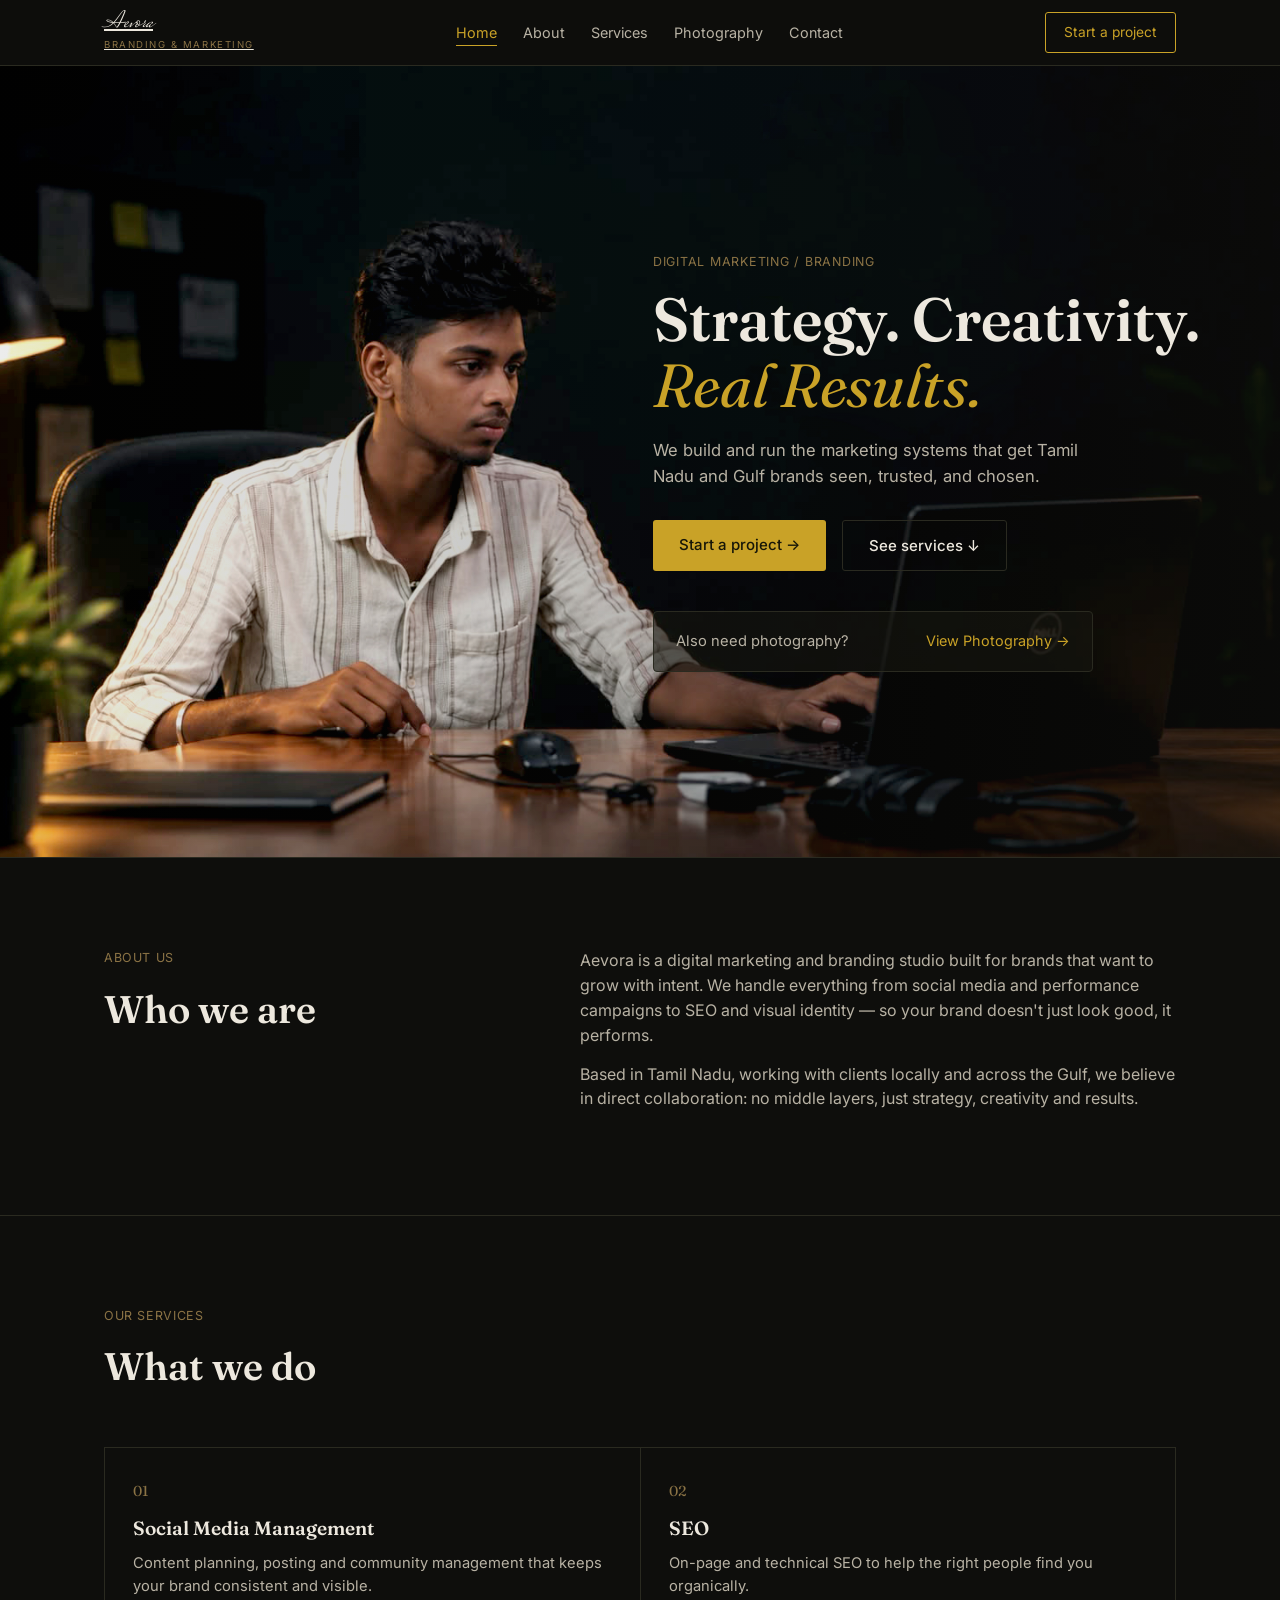
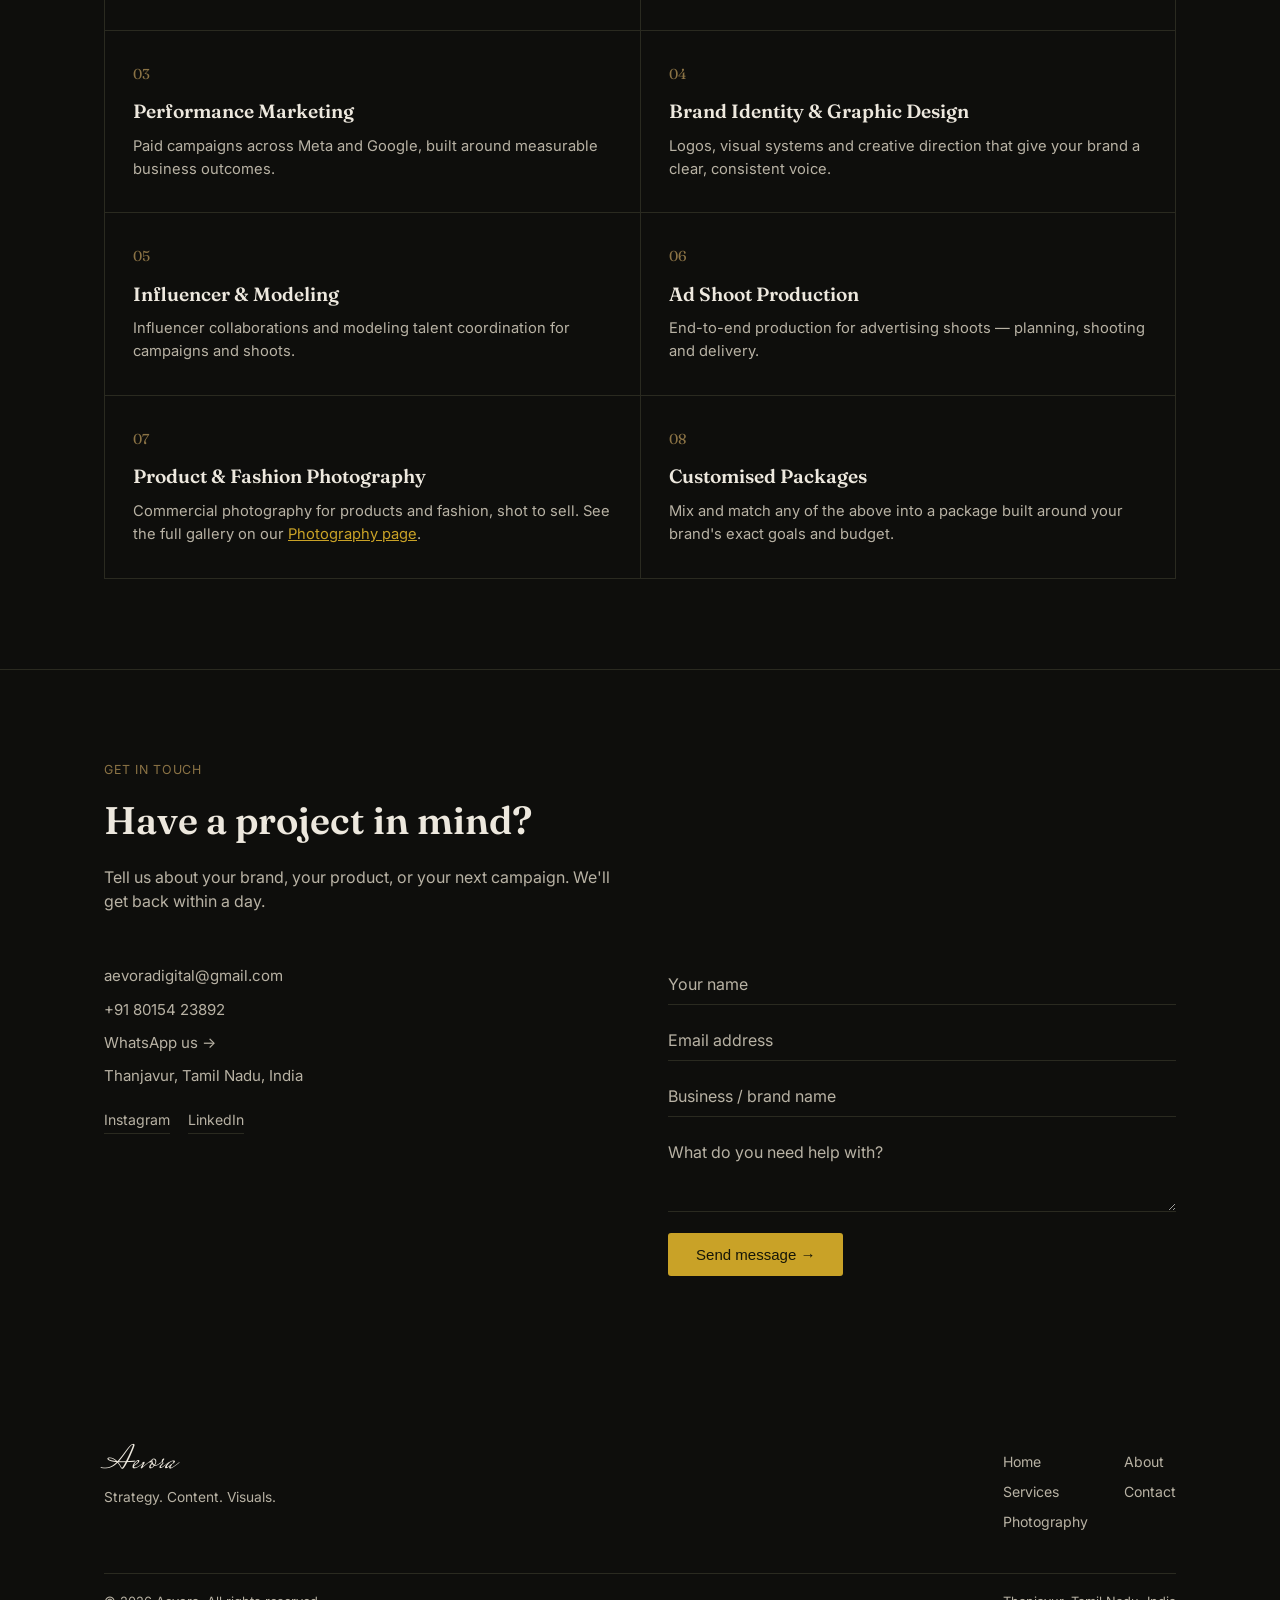
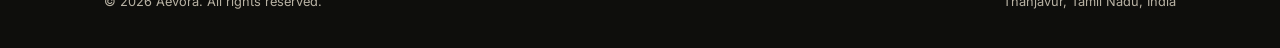
<file: index.html>
<!DOCTYPE html>
<html lang="en">
<head>
<meta charset="UTF-8">
<meta name="viewport" content="width=device-width, initial-scale=1, viewport-fit=cover">
<title>Aevora — Digital Marketing & Branding</title>
<link rel="stylesheet" href="style.css">
</head>
<body>

<!-- =========================================================
  HERO PHOTO: put your work-photo in the image/ folder and
  name it hero-digital.jpg — it will show automatically.
  If no image is added, a plain gold/black background shows instead.
  ========================================================= -->

<nav>
  <div class="nav-inner">
    <a class="nav-brand" href="digital.html">
      <div class="signature">Aevora</div>
      <div class="signature-sub">BRANDING &amp; MARKETING</div>
    </a>
    <button class="nav-toggle" aria-label="Menu">&#9776;</button>
    <ul class="nav-links">
      <li><a href="digital.html" class="active">Home</a></li>
      <li><a href="digital.html#about">About</a></li>
      <li><a href="digital.html#services">Services</a></li>
      <li><a href="photography.html">Photography</a></li>
      <li><a href="digital.html#contact">Contact</a></li>
    </ul>
    <a class="nav-cta" href="digital.html#contact">Start a project</a>
  </div>
</nav>

<section class="hero">
  <div class="hero-fallback"></div>
  <img class="hero-bg" src="image/hero-digital.jpg" alt="" onerror="this.style.display='none'">
  <div class="hero-overlay"></div>
  <div class="wrap hero-inner">
    <div class="eyebrow">DIGITAL MARKETING / BRANDING</div>
    <h1>Strategy. Creativity.<br><em>Real Results.</em></h1>
    <p>We build and run the marketing systems that get Tamil Nadu and Gulf brands seen, trusted, and chosen.</p>
    <div class="cta-row">
      <a href="digital.html#contact" class="btn btn-solid">Start a project →</a>
      <a href="digital.html#services" class="btn btn-outline">See services ↓</a>
    </div>
    <div class="split-card">
      <span>Also need photography?</span>
      <a href="photography.html">View Photography →</a>
    </div>
  </div>
</section>

<section id="about">
  <div class="wrap about-grid">
    <div>
      <div class="section-eyebrow">ABOUT US</div>
      <h2>Who we are</h2>
    </div>
    <div>
      <p>Aevora is a digital marketing and branding studio built for brands that want to grow with intent. We handle everything from social media and performance campaigns to SEO and visual identity — so your brand doesn't just look good, it performs.</p>
      <p>Based in Tamil Nadu, working with clients locally and across the Gulf, we believe in direct collaboration: no middle layers, just strategy, creativity and results.</p>
    </div>
  </div>
</section>

<section id="services">
  <div class="wrap">
    <div class="section-eyebrow">OUR SERVICES</div>
    <h2>What we do</h2>
    <div class="svc-grid">
      <div class="svc-card">
        <div class="idx">01</div>
        <h3>Social Media Management</h3>
        <p>Content planning, posting and community management that keeps your brand consistent and visible.</p>
      </div>
      <div class="svc-card">
        <div class="idx">02</div>
        <h3>SEO</h3>
        <p>On-page and technical SEO to help the right people find you organically.</p>
      </div>
      <div class="svc-card">
        <div class="idx">03</div>
        <h3>Performance Marketing</h3>
        <p>Paid campaigns across Meta and Google, built around measurable business outcomes.</p>
      </div>
      <div class="svc-card">
        <div class="idx">04</div>
        <h3>Brand Identity & Graphic Design</h3>
        <p>Logos, visual systems and creative direction that give your brand a clear, consistent voice.</p>
      </div>
      <div class="svc-card">
        <div class="idx">05</div>
        <h3>Influencer & Modeling</h3>
        <p>Influencer collaborations and modeling talent coordination for campaigns and shoots.</p>
      </div>
      <div class="svc-card">
        <div class="idx">06</div>
        <h3>Ad Shoot Production</h3>
        <p>End-to-end production for advertising shoots — planning, shooting and delivery.</p>
      </div>
      <div class="svc-card">
        <div class="idx">07</div>
        <h3>Product & Fashion Photography</h3>
        <p>Commercial photography for products and fashion, shot to sell. See the full gallery on our <a href="photography.html" style="color:var(--gold)">Photography page</a>.</p>
      </div>
        <div class="svc-card">
          <div class="idx">08</div>
          <h3>Customised Packages</h3>
          <p>Mix and match any of the above into a package built around your brand's exact goals and budget.</p>
        </div>
    </div>
  </div>
</section>

<section id="contact" style="border-bottom:none;">
  <div class="wrap">
    <div class="section-eyebrow">GET IN TOUCH</div>
    <h2>Have a project in mind?</h2>
    <p class="lede">Tell us about your brand, your product, or your next campaign. We'll get back within a day.</p>
    <div class="contact-grid">
      <div class="contact-info">
        <p><a href="mailto:aevoradigital@gmail.com">aevoradigital@gmail.com</a></p>
        <p><a href="tel:+918015423892">+91 80154 23892</a></p>
        <p><a href="https://wa.me/918015423892" target="_blank" rel="noopener">WhatsApp us →</a></p>
        <p>Thanjavur, Tamil Nadu, India</p>
        <div class="social-links">
          <a href="https://www.instagram.com/aevoranexus" target="_blank" rel="noopener">Instagram</a>
          <a href="https://www.linkedin.com/in/puviko-lakshmanan-984710328" target="_blank" rel="noopener">LinkedIn</a>
        </div>
      </div>
      <form id="contactForm" action="https://formspree.io/f/meeyeenn" method="POST">
        <input type="text" name="name" placeholder="Your name" required>
        <input type="email" name="email" placeholder="Email address" required>
        <input type="text" name="business" placeholder="Business / brand name">
        <textarea name="message" placeholder="What do you need help with?" required></textarea>
        <button type="submit">Send message →</button>
        <div class="form-msg" id="formMsg"></div>
      </form>
    </div>
  </div>
</section>

<footer>
  <div class="wrap">
    <div class="footer-top">
      <div>
        <div class="signature">Aevora</div>
        <div class="footer-tag">Strategy. Content. Visuals.</div>
      </div>
      <div class="footer-links">
        <ul>
          <li><a href="digital.html">Home</a></li>
          <li><a href="digital.html#services">Services</a></li>
          <li><a href="photography.html">Photography</a></li>
        </ul>
        <ul>
          <li><a href="digital.html#about">About</a></li>
          <li><a href="digital.html#contact">Contact</a></li>
        </ul>
      </div>
    </div>
    <div class="footer-bottom">
      <span>&copy; 2026 Aevora. All rights reserved.</span>
      <span>Thanjavur, Tamil Nadu, India</span>
    </div>
  </div>
</footer>

<script src="script.js"></script>
</body>
</html>
</file>
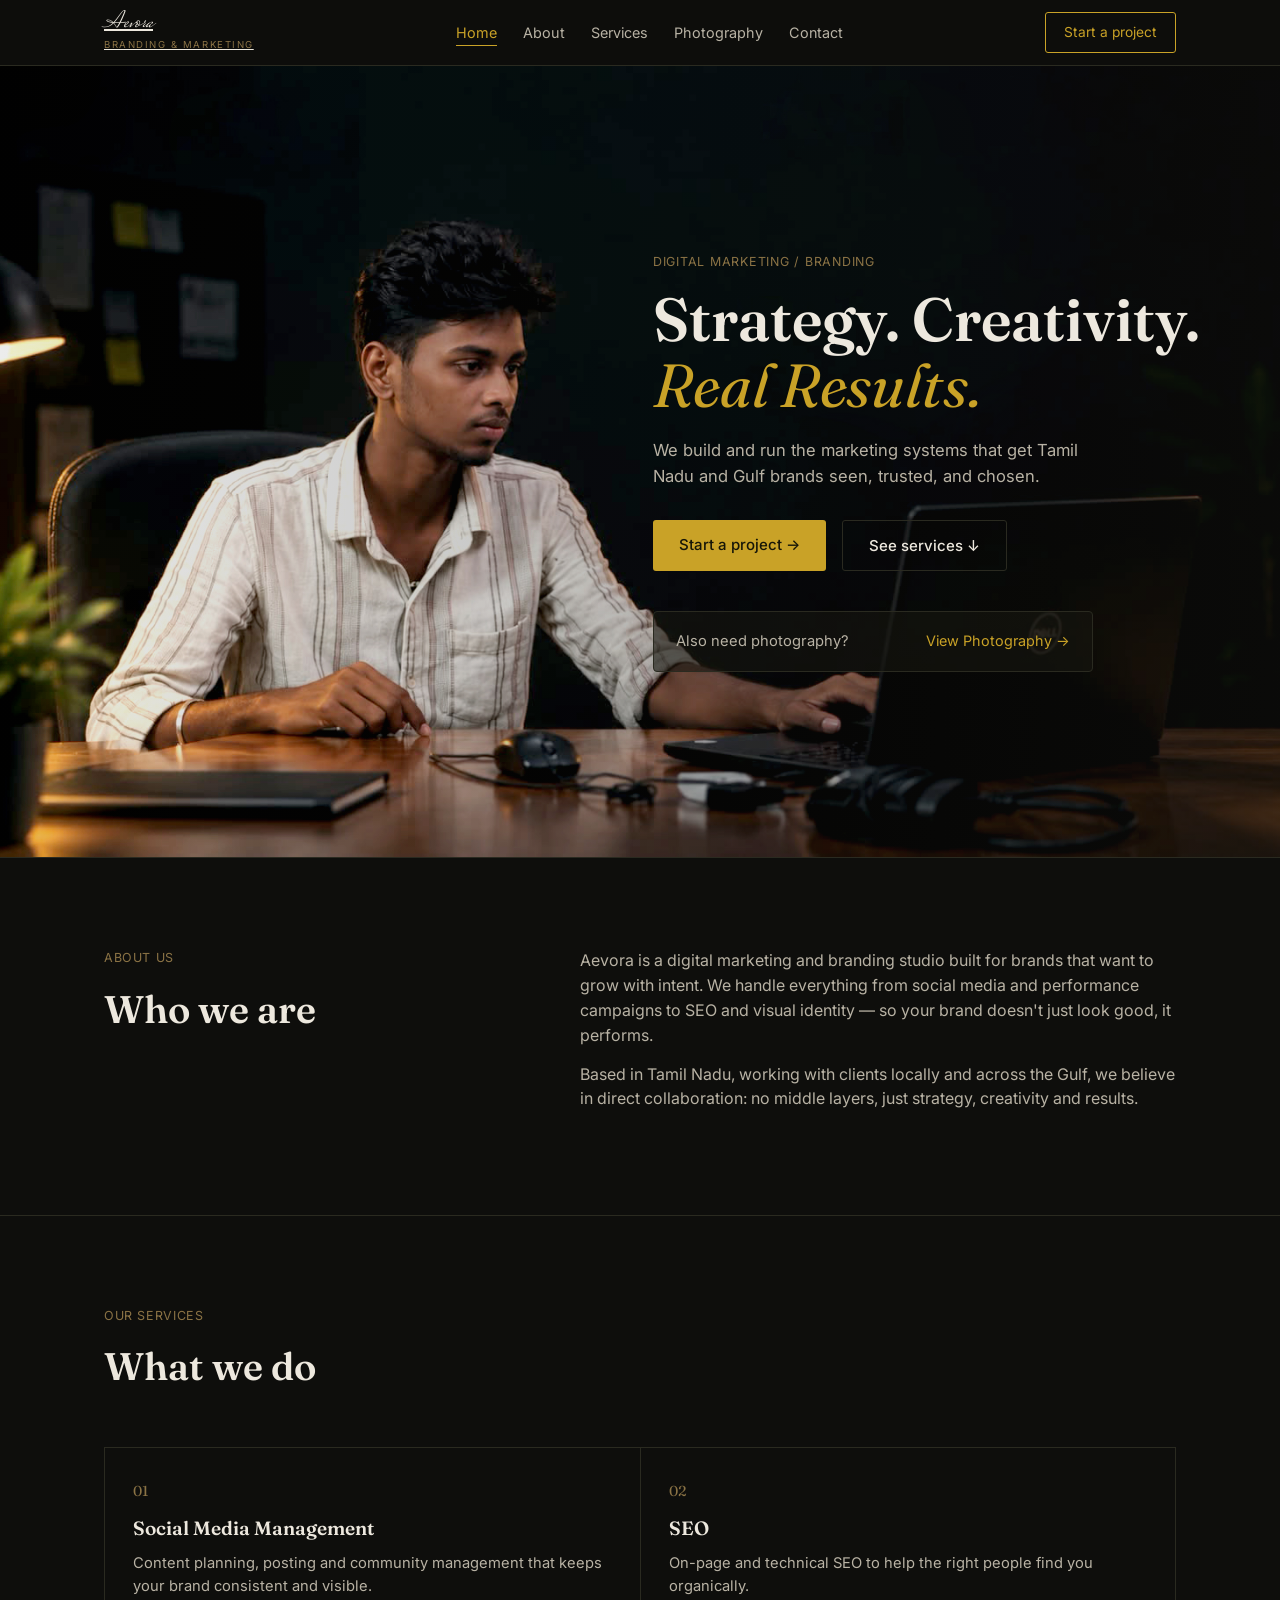
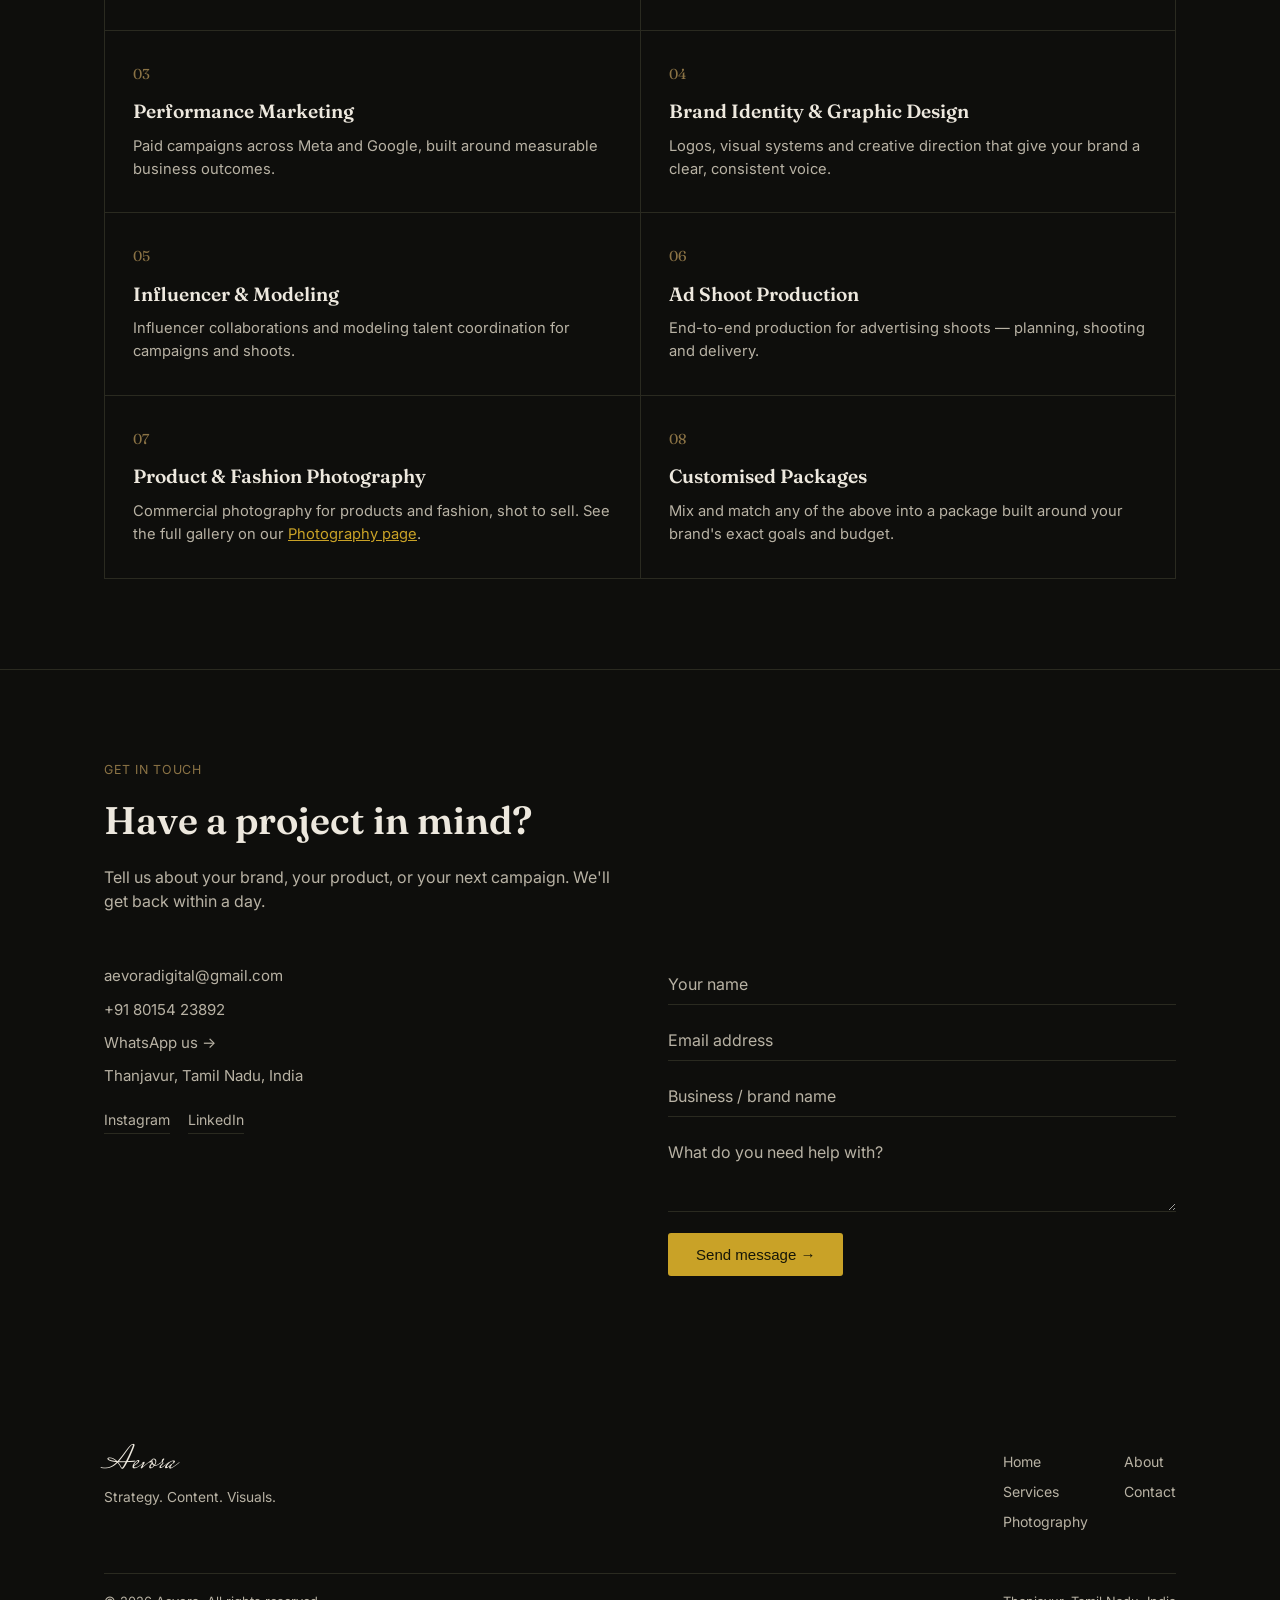
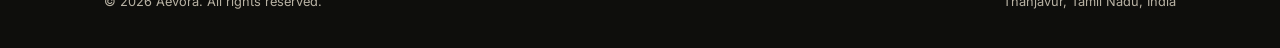
<file: digital.html>
<!DOCTYPE html>
<html lang="en">
<head>
<meta charset="UTF-8">
<meta name="viewport" content="width=device-width, initial-scale=1, viewport-fit=cover">
<title>Aevora — Digital Marketing & Branding</title>
<link rel="stylesheet" href="style.css">
</head>
<body>

<!-- =========================================================
  HERO PHOTO: put your work-photo in the image/ folder and
  name it hero-digital.jpg — it will show automatically.
  If no image is added, a plain gold/black background shows instead.
  ========================================================= -->

<nav>
  <div class="nav-inner">
    <a class="nav-brand" href="digital.html">
      <div class="signature">Aevora</div>
      <div class="signature-sub">BRANDING &amp; MARKETING</div>
    </a>
    <button class="nav-toggle" aria-label="Menu">&#9776;</button>
    <ul class="nav-links">
      <li><a href="digital.html" class="active">Home</a></li>
      <li><a href="digital.html#about">About</a></li>
      <li><a href="digital.html#services">Services</a></li>
      <li><a href="photography.html">Photography</a></li>
      <li><a href="digital.html#contact">Contact</a></li>
    </ul>
    <a class="nav-cta" href="digital.html#contact">Start a project</a>
  </div>
</nav>

<section class="hero">
  <div class="hero-fallback"></div>
  <img class="hero-bg" src="image/hero-digital.jpg" alt="" onerror="this.style.display='none'">
  <div class="hero-overlay"></div>
  <div class="wrap hero-inner">
    <div class="eyebrow">DIGITAL MARKETING / BRANDING</div>
    <h1>Strategy. Creativity.<br><em>Real Results.</em></h1>
    <p>We build and run the marketing systems that get Tamil Nadu and Gulf brands seen, trusted, and chosen.</p>
    <div class="cta-row">
      <a href="digital.html#contact" class="btn btn-solid">Start a project →</a>
      <a href="digital.html#services" class="btn btn-outline">See services ↓</a>
    </div>
    <div class="split-card">
      <span>Also need photography?</span>
      <a href="photography.html">View Photography →</a>
    </div>
  </div>
</section>

<section id="about">
  <div class="wrap about-grid">
    <div>
      <div class="section-eyebrow">ABOUT US</div>
      <h2>Who we are</h2>
    </div>
    <div>
      <p>Aevora is a digital marketing and branding studio built for brands that want to grow with intent. We handle everything from social media and performance campaigns to SEO and visual identity — so your brand doesn't just look good, it performs.</p>
      <p>Based in Tamil Nadu, working with clients locally and across the Gulf, we believe in direct collaboration: no middle layers, just strategy, creativity and results.</p>
    </div>
  </div>
</section>

<section id="services">
  <div class="wrap">
    <div class="section-eyebrow">OUR SERVICES</div>
    <h2>What we do</h2>
    <div class="svc-grid">
      <div class="svc-card">
        <div class="idx">01</div>
        <h3>Social Media Management</h3>
        <p>Content planning, posting and community management that keeps your brand consistent and visible.</p>
      </div>
      <div class="svc-card">
        <div class="idx">02</div>
        <h3>SEO</h3>
        <p>On-page and technical SEO to help the right people find you organically.</p>
      </div>
      <div class="svc-card">
        <div class="idx">03</div>
        <h3>Performance Marketing</h3>
        <p>Paid campaigns across Meta and Google, built around measurable business outcomes.</p>
      </div>
      <div class="svc-card">
        <div class="idx">04</div>
        <h3>Brand Identity & Graphic Design</h3>
        <p>Logos, visual systems and creative direction that give your brand a clear, consistent voice.</p>
      </div>
      <div class="svc-card">
        <div class="idx">05</div>
        <h3>Influencer & Modeling</h3>
        <p>Influencer collaborations and modeling talent coordination for campaigns and shoots.</p>
      </div>
      <div class="svc-card">
        <div class="idx">06</div>
        <h3>Ad Shoot Production</h3>
        <p>End-to-end production for advertising shoots — planning, shooting and delivery.</p>
      </div>
      <div class="svc-card">
        <div class="idx">07</div>
        <h3>Product & Fashion Photography</h3>
        <p>Commercial photography for products and fashion, shot to sell. See the full gallery on our <a href="photography.html" style="color:var(--gold)">Photography page</a>.</p>
      </div>
        <div class="svc-card">
          <div class="idx">08</div>
          <h3>Customised Packages</h3>
          <p>Mix and match any of the above into a package built around your brand's exact goals and budget.</p>
        </div>
    </div>
  </div>
</section>

<section id="contact" style="border-bottom:none;">
  <div class="wrap">
    <div class="section-eyebrow">GET IN TOUCH</div>
    <h2>Have a project in mind?</h2>
    <p class="lede">Tell us about your brand, your product, or your next campaign. We'll get back within a day.</p>
    <div class="contact-grid">
      <div class="contact-info">
        <p><a href="mailto:aevoradigital@gmail.com">aevoradigital@gmail.com</a></p>
        <p><a href="tel:+918015423892">+91 80154 23892</a></p>
        <p><a href="https://wa.me/918015423892" target="_blank" rel="noopener">WhatsApp us →</a></p>
        <p>Thanjavur, Tamil Nadu, India</p>
        <div class="social-links">
          <a href="https://www.instagram.com/aevoranexus" target="_blank" rel="noopener">Instagram</a>
          <a href="https://www.linkedin.com/in/puviko-lakshmanan-984710328" target="_blank" rel="noopener">LinkedIn</a>
        </div>
      </div>
      <form id="contactForm" action="https://formspree.io/f/meeyeenn" method="POST">
        <input type="text" name="name" placeholder="Your name" required>
        <input type="email" name="email" placeholder="Email address" required>
        <input type="text" name="business" placeholder="Business / brand name">
        <textarea name="message" placeholder="What do you need help with?" required></textarea>
        <button type="submit">Send message →</button>
        <div class="form-msg" id="formMsg"></div>
      </form>
    </div>
  </div>
</section>

<footer>
  <div class="wrap">
    <div class="footer-top">
      <div>
        <div class="signature">Aevora</div>
        <div class="footer-tag">Strategy. Content. Visuals.</div>
      </div>
      <div class="footer-links">
        <ul>
          <li><a href="digital.html">Home</a></li>
          <li><a href="digital.html#services">Services</a></li>
          <li><a href="photography.html">Photography</a></li>
        </ul>
        <ul>
          <li><a href="digital.html#about">About</a></li>
          <li><a href="digital.html#contact">Contact</a></li>
        </ul>
      </div>
    </div>
    <div class="footer-bottom">
      <span>&copy; 2026 Aevora. All rights reserved.</span>
      <span>Thanjavur, Tamil Nadu, India</span>
    </div>
  </div>
</footer>

<script src="script.js"></script>
</body>
</html>
</file>
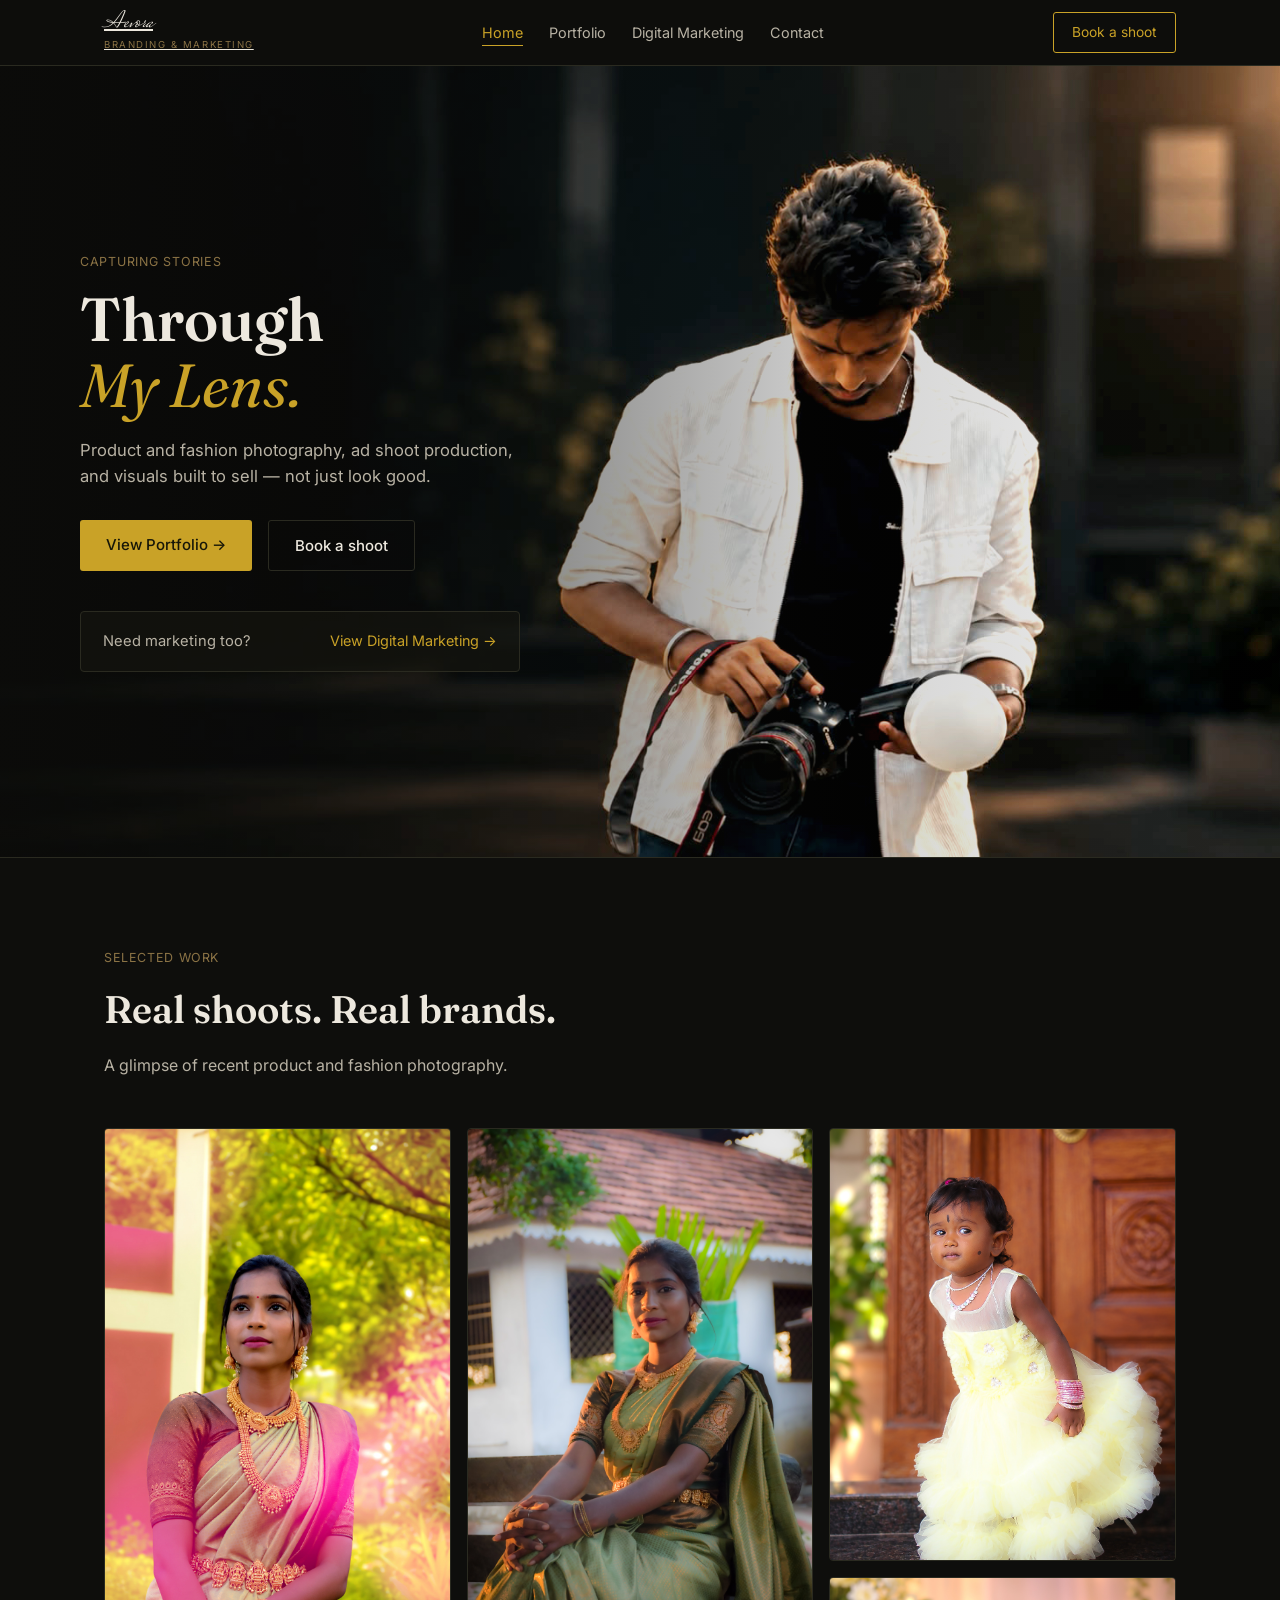
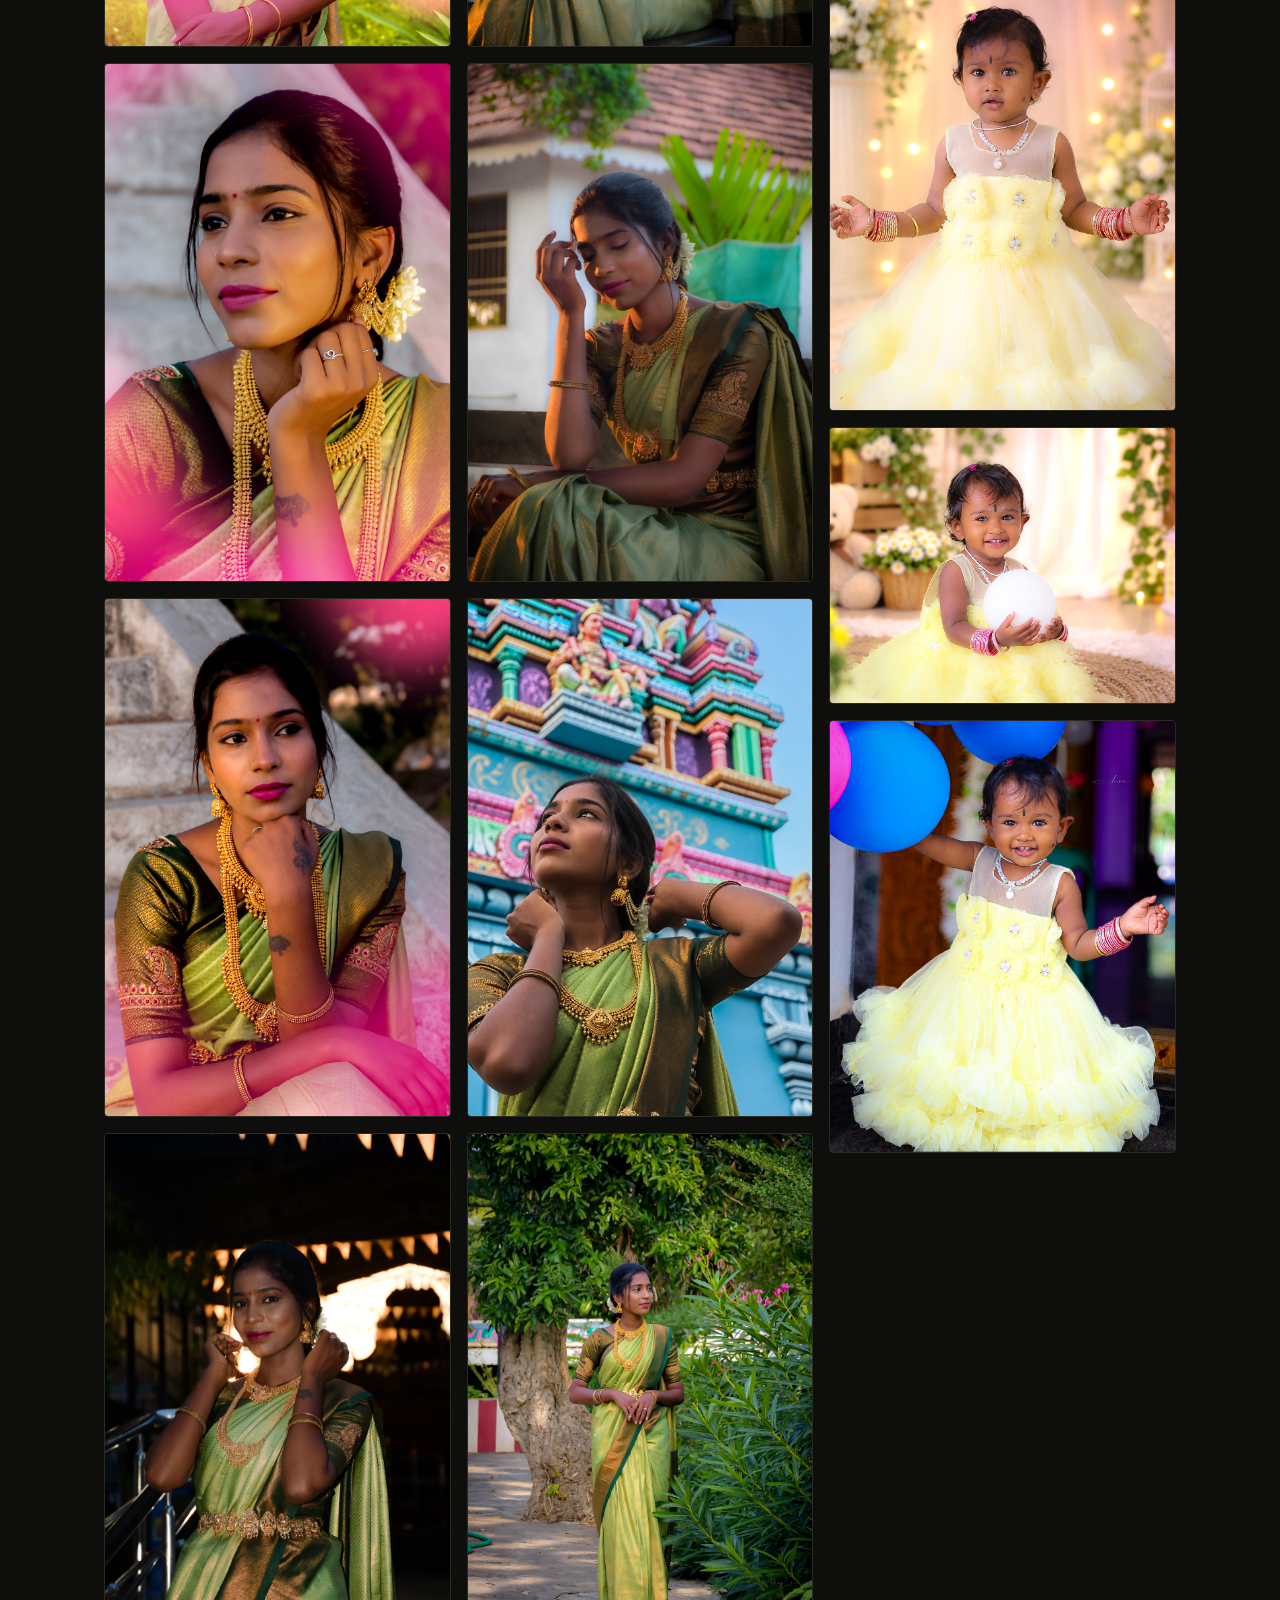
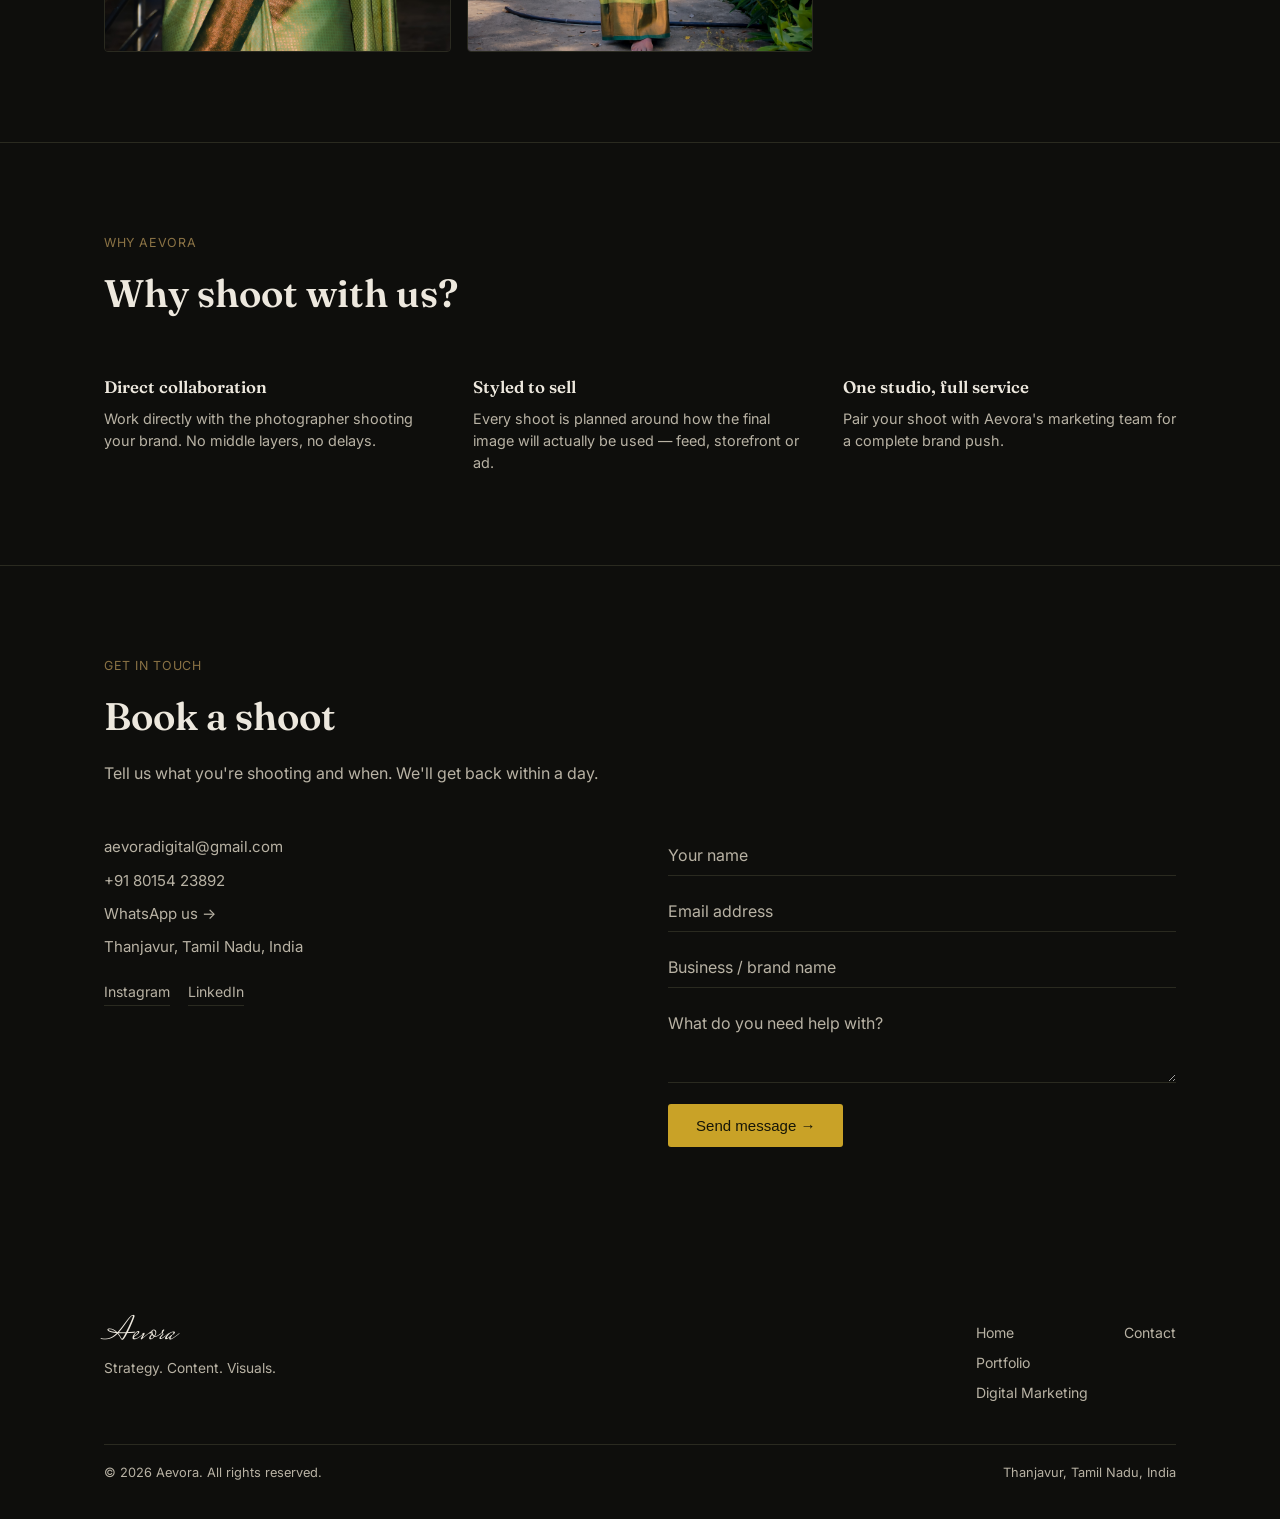
<file: photography.html>
<!DOCTYPE html>
<html lang="en">
<head>
<meta charset="UTF-8">
<meta name="viewport" content="width=device-width, initial-scale=1, viewport-fit=cover">
<title>Aevora — Photography</title>
<link rel="stylesheet" href="style.css">
</head>
<body class="photography-page">

<!-- =========================================================
  HERO PHOTO: put your photo in the image/ folder and name it
  hero-photography.jpg — it will show automatically.

  PORTFOLIO PHOTOS: this is the ONLY line you need to touch to
  add or remove portfolio photos. Put your image files inside
  the portfolio/ folder, then list their file names below.
  The gallery arranges itself automatically — any number of
  photos, any orientation (portrait or landscape).

  Example:
  const PORTFOLIO_IMAGES = ["shoot1.jpg", "shoot2.jpg", "shoot3.jpg"];
  ========================================================= -->
<script>
  const PORTFOLIO_IMAGES = [
    "001.jpg",
    "002.jpg",
    "003.jpg",
    "004.jpg",
    "005.jpg",
    "006.jpg",
    "007.jpg",
    "008.jpg",
    "009.jpg",
    "010.jpg",
    "011.jpg",
    "012.png"
  ];
</script>

<nav>
  <div class="nav-inner">
    <a class="nav-brand" href="photography.html">
      <div class="signature">Aevora</div>
      <div class="signature-sub">BRANDING &amp; MARKETING</div>
    </a>
    <button class="nav-toggle" aria-label="Menu">&#9776;</button>
    <ul class="nav-links">
      <li><a href="photography.html" class="active">Home</a></li>
      <li><a href="photography.html#portfolio">Portfolio</a></li>
      <li><a href="digital.html">Digital Marketing</a></li>
      <li><a href="photography.html#contact">Contact</a></li>
    </ul>
    <a class="nav-cta" href="photography.html#contact">Book a shoot</a>
  </div>
</nav>

<section class="hero">
  <div class="hero-fallback"></div>
  <img class="hero-bg" src="image/hero-photography.jpg" alt="" onerror="this.style.display='none'">
  <div class="hero-overlay"></div>
  <div class="wrap hero-inner">
    <div class="eyebrow">CAPTURING STORIES</div>
    <h1>Through<br><em>My Lens.</em></h1>
    <p>Product and fashion photography, ad shoot production, and visuals built to sell — not just look good.</p>
    <div class="cta-row">
      <a href="photography.html#portfolio" class="btn btn-solid">View Portfolio →</a>
      <a href="photography.html#contact" class="btn btn-outline">Book a shoot</a>
    </div>
    <div class="split-card">
      <span>Need marketing too?</span>
      <a href="digital.html">View Digital Marketing →</a>
    </div>
  </div>
</section>

<section id="portfolio">
  <div class="wrap">
    <div class="section-eyebrow">SELECTED WORK</div>
    <h2>Real shoots. Real brands.</h2>
    <p class="lede">A glimpse of recent product and fashion photography.</p>
    <div class="masonry" id="portfolioGrid"></div>
  </div>
</section>

<section>
  <div class="wrap">
    <div class="section-eyebrow">WHY AEVORA</div>
    <h2>Why shoot with us?</h2>
    <div class="why-grid">
      <div class="why-item">
        <h3>Direct collaboration</h3>
        <p>Work directly with the photographer shooting your brand. No middle layers, no delays.</p>
      </div>
      <div class="why-item">
        <h3>Styled to sell</h3>
        <p>Every shoot is planned around how the final image will actually be used — feed, storefront or ad.</p>
      </div>
      <div class="why-item">
        <h3>One studio, full service</h3>
        <p>Pair your shoot with Aevora's marketing team for a complete brand push.</p>
      </div>
    </div>
  </div>
</section>

<section id="contact" style="border-bottom:none;">
  <div class="wrap">
    <div class="section-eyebrow">GET IN TOUCH</div>
    <h2>Book a shoot</h2>
    <p class="lede">Tell us what you're shooting and when. We'll get back within a day.</p>
    <div class="contact-grid">
      <div class="contact-info">
        <p><a href="mailto:aevoradigital@gmail.com">aevoradigital@gmail.com</a></p>
        <p><a href="tel:+918015423892">+91 80154 23892</a></p>
        <p><a href="https://wa.me/918015423892" target="_blank" rel="noopener">WhatsApp us →</a></p>
        <p>Thanjavur, Tamil Nadu, India</p>
        <div class="social-links">
          <a href="https://www.instagram.com/puviko_lakshmanan" target="_blank" rel="noopener">Instagram</a>
          <a href="https://www.linkedin.com/in/puviko-lakshmanan-984710328" target="_blank" rel="noopener">LinkedIn</a>
        </div>
      </div>
      <form id="contactForm" action="https://formspree.io/f/meeyeenn" method="POST">
        <input type="text" name="name" placeholder="Your name" required>
        <input type="email" name="email" placeholder="Email address" required>
        <input type="text" name="business" placeholder="Business / brand name">
        <textarea name="message" placeholder="What do you need help with?" required></textarea>
        <button type="submit">Send message →</button>
        <div class="form-msg" id="formMsg"></div>
      </form>
    </div>
  </div>
</section>

<footer>
  <div class="wrap">
    <div class="footer-top">
      <div>
        <div class="signature">Aevora</div>
        <div class="footer-tag">Strategy. Content. Visuals.</div>
      </div>
      <div class="footer-links">
        <ul>
          <li><a href="photography.html">Home</a></li>
          <li><a href="photography.html#portfolio">Portfolio</a></li>
          <li><a href="digital.html">Digital Marketing</a></li>
        </ul>
        <ul>
          <li><a href="photography.html#contact">Contact</a></li>
        </ul>
      </div>
    </div>
    <div class="footer-bottom">
      <span>&copy; 2026 Aevora. All rights reserved.</span>
      <span>Thanjavur, Tamil Nadu, India</span>
    </div>
  </div>
</footer>

<script src="script.js"></script>
</body>
</html>
</file>
<file: style.css>
/* =========================================================
   AEVORA — shared styles for digital.html & photography.html
   ========================================================= */
@import url('https://fonts.googleapis.com/css2?family=Fraunces:opsz,wght@9..144,400;9..144,600&family=Mrs+Saint+Delafield&family=Inter:wght@400;500;600&display=swap');

:root{
  --bg:#0E0E0C; --bg-card:#17170F; --gold:#C9A227; --gold-soft:#8B7345;
  --ink:#EDE8DE; --ink-dim:#B8B2A4; --line:#2A2A20;
  box-sizing:border-box;
  padding-top:env(safe-area-inset-top,0px);
  padding-bottom:env(safe-area-inset-bottom,0px);
}
*{box-sizing:inherit;margin:0;padding:0}
html{scroll-padding-top:env(safe-area-inset-top,0px)}
html,body{height:100%}
body{background:var(--bg); color:var(--ink); font-family:'Inter',system-ui,sans-serif; line-height:1.55; overflow-x:hidden;}
.wrap{max-width:1120px; margin:0 auto; padding:0 24px;}
h1,h2,h3{font-family:'Fraunces',Georgia,serif;}
a{color:inherit;}
img{max-width:100%; display:block;}
.signature{font-family:'Mrs Saint Delafield',cursive; font-size:2.1rem; color:var(--ink); line-height:1;}
.signature-sub{font-size:.6rem; letter-spacing:.16em; color:var(--gold-soft); margin-top:2px;}

/* NAV */
nav{position:sticky; top:env(safe-area-inset-top,0px); z-index:30; background:rgba(14,14,12,.92); backdrop-filter:blur(8px); border-bottom:1px solid var(--line);}
.nav-inner{display:flex; align-items:center; justify-content:space-between; padding:12px 24px; max-width:1120px; margin:0 auto; position:relative;}
.nav-brand .signature{font-size:1.5rem;}
.nav-links{display:flex; align-items:center; gap:26px; list-style:none; font-size:.9rem; color:var(--ink-dim);}
.nav-links a{text-decoration:none; padding:4px 0;}
.nav-links a:hover,.nav-links a.active{color:var(--gold);}
.nav-links a.active{border-bottom:1px solid var(--gold);}
.nav-cta{border:1px solid var(--gold); color:var(--gold); padding:9px 18px; border-radius:3px; font-size:.86rem; text-decoration:none; white-space:nowrap;}
.nav-toggle{display:none; background:none; border:none; color:var(--ink); font-size:1.5rem; cursor:pointer;}
@media (max-width:820px){
  .nav-toggle{display:block;}
  .nav-links{
    position:absolute; top:100%; left:0; right:0; background:var(--bg);
    flex-direction:column; align-items:flex-start; gap:0; border-bottom:1px solid var(--line);
    max-height:0; overflow:hidden; transition:max-height .25s ease;
  }
  .nav-links.open{max-height:360px;}
  .nav-links li{width:100%;}
  .nav-links a{display:block; padding:14px 24px; width:100%; border-bottom:1px solid var(--line);}
  .nav-cta{display:none;}
}

/* HERO */
.hero{min-height:88vh; display:flex; align-items:center; position:relative; overflow:hidden; border-bottom:1px solid var(--line);}
.hero-bg{position:absolute; inset:0; object-fit:cover; width:100%; height:100%; z-index:0; filter:brightness(1.12) saturate(1.08);}
.hero-overlay{position:absolute; inset:0; z-index:0; background:linear-gradient(90deg, rgba(14,14,12,.08) 0%, rgba(14,14,12,.24) 42%, rgba(14,14,12,.72) 100%);}
.hero-fallback{position:absolute; inset:0; z-index:0;
  background:
    radial-gradient(ellipse 900px 600px at 85% 20%, rgba(201,162,39,.14), transparent 60%),
    radial-gradient(ellipse 700px 500px at 100% 100%, rgba(139,115,69,.12), transparent 60%),
    var(--bg);
}
.hero-inner{max-width:640px; margin-left:auto; margin-right:max(24px, calc((100vw - 1120px)/2)); padding:70px 0; position:relative; z-index:1;}
.eyebrow{font-size:.78rem; letter-spacing:.06em; color:var(--gold-soft); margin-bottom:16px;}
.hero h1{font-size:clamp(2.2rem,5.4vw,3.8rem); font-weight:600; line-height:1.08; color:var(--ink);}
.hero h1 em{font-style:italic; color:var(--gold); font-weight:400;}
.hero p{margin-top:20px; max-width:46ch; color:var(--ink-dim); font-size:1.04rem;}
.cta-row{margin-top:30px; display:flex; gap:16px; flex-wrap:wrap;}
.btn{display:inline-block; padding:13px 26px; border-radius:3px; font-size:.94rem; font-weight:500; text-decoration:none; transition:opacity .2s;}
.btn-solid{background:var(--gold); color:#161608;}
.btn-outline{border:1px solid var(--line); color:var(--ink);}
.btn:hover{opacity:.85}
@media (max-width:760px){
  .hero-overlay{background:linear-gradient(90deg, rgba(14,14,12,.48), rgba(14,14,12,.76));}
  .hero-inner{margin:0 auto; padding:70px 24px;}
}
.photography-page .hero-overlay{background:linear-gradient(90deg, rgba(14,14,12,.78) 0%, rgba(14,14,12,.58) 34%, rgba(14,14,12,.18) 66%, rgba(14,14,12,.04) 100%);}
.photography-page .hero-inner{margin-left:max(24px, calc((100vw - 1120px)/2)); margin-right:auto;}
@media (max-width:760px){
  .photography-page .hero-overlay{background:linear-gradient(90deg, rgba(14,14,12,.72), rgba(14,14,12,.34));}
  .photography-page .hero-inner{margin:0 auto;}
}

/* cross-link split card */
.split-card{margin-top:40px; border:1px solid var(--line); border-radius:4px; padding:18px 22px; display:flex; align-items:center; justify-content:space-between; gap:16px; max-width:440px; background:rgba(23,23,15,.6);}
.split-card span{color:var(--ink-dim); font-size:.92rem;}
.split-card a{color:var(--gold); font-size:.9rem; text-decoration:none; white-space:nowrap;}
.split-card a:hover{text-decoration:underline;}

/* SECTIONS */
.section-eyebrow{font-size:.78rem; letter-spacing:.05em; color:var(--gold-soft); margin-bottom:12px;}
section{padding:90px 0; border-bottom:1px solid var(--line);}
section h2{font-size:clamp(1.8rem,4vw,2.4rem); font-weight:600; max-width:22ch;}
section .lede{color:var(--ink-dim); margin-top:14px; max-width:52ch;}

/* SERVICES */
.svc-grid{margin-top:50px; display:grid; grid-template-columns:repeat(2,1fr); gap:1px; background:var(--line); border:1px solid var(--line);}
.svc-card{background:var(--bg); padding:32px 28px;}
.svc-card .idx{color:var(--gold-soft); font-family:'Fraunces',serif; font-size:.9rem; margin-bottom:12px;}
.svc-card h3{font-size:1.2rem; font-weight:600; margin-bottom:8px;}
.svc-card p{color:var(--ink-dim); font-size:.92rem;}
@media (max-width:760px){.svc-grid{grid-template-columns:1fr;}}

/* ABOUT */
.about-grid{display:grid; grid-template-columns:1fr 1.4fr; gap:50px;}
.about-grid p{color:var(--ink-dim); margin-bottom:14px;}
@media (max-width:760px){.about-grid{grid-template-columns:1fr;}}

/* PORTFOLIO MASONRY */
.masonry{margin-top:50px; columns:3 220px; column-gap:16px;}
.masonry figure{break-inside:avoid; margin:0 0 16px; border:1px solid var(--line); border-radius:4px; overflow:hidden; background:var(--bg-card);}
.masonry img{width:100%; display:block;}
.masonry .empty-note{break-inside:avoid; border:1px dashed var(--line); border-radius:4px; padding:40px 20px; text-align:center; color:var(--ink-dim); font-size:.9rem;}
@media (max-width:760px){.masonry{columns:2 160px;}}
@media (max-width:480px){.masonry{columns:1;}}

/* WHY */
.why-grid{margin-top:50px; display:grid; grid-template-columns:repeat(3,1fr); gap:36px;}
.why-item h3{font-size:1.05rem; font-weight:600; margin-bottom:8px;}
.why-item p{color:var(--ink-dim); font-size:.9rem;}
@media (max-width:760px){.why-grid{grid-template-columns:1fr; gap:26px;}}

/* CONTACT */
.contact-grid{display:grid; grid-template-columns:1fr 1fr; gap:56px; margin-top:50px;}
.contact-info p{color:var(--ink-dim); margin-bottom:10px; font-size:.94rem;}
.contact-info a{text-decoration:none;}
.contact-info a:hover{color:var(--gold);}
.social-links{display:flex; gap:18px; flex-wrap:wrap; margin-top:22px;}
.social-links a{color:var(--ink-dim); text-decoration:none; font-size:.88rem; border-bottom:1px solid var(--line); padding-bottom:2px;}
.social-links a:hover{color:var(--gold); border-color:var(--gold);}
form{display:flex; flex-direction:column; gap:15px;}
input,textarea{background:transparent; border:none; border-bottom:1px solid var(--line); color:var(--ink); font-family:'Inter',sans-serif; font-size:1rem; padding:10px 0; outline:none;}
input::placeholder,textarea::placeholder{color:var(--ink-dim);}
input:focus,textarea:focus{border-color:var(--gold);}
textarea{resize:vertical; min-height:80px;}
form button{margin-top:6px; align-self:flex-start; background:var(--gold); color:#161608; border:none; padding:13px 28px; font-size:.94rem; font-weight:500; cursor:pointer; border-radius:3px;}
.form-msg{font-size:.86rem; color:var(--gold); min-height:20px;}
@media (max-width:760px){.contact-grid{grid-template-columns:1fr;}}

/* FOOTER */
footer{padding:46px 0 36px;}
.footer-top{display:flex; justify-content:space-between; align-items:flex-start; flex-wrap:wrap; gap:26px;}
.footer-tag{color:var(--ink-dim); font-size:.86rem; margin-top:6px;}
.footer-links{display:flex; gap:36px; flex-wrap:wrap;}
.footer-links ul{list-style:none;}
.footer-links a{color:var(--ink-dim); text-decoration:none; font-size:.88rem; display:block; padding:4px 0;}
.footer-links a:hover{color:var(--gold);}
.footer-bottom{margin-top:36px; padding-top:18px; border-top:1px solid var(--line); color:var(--ink-dim); font-size:.8rem; display:flex; justify-content:space-between; flex-wrap:wrap; gap:10px;}
</file>
